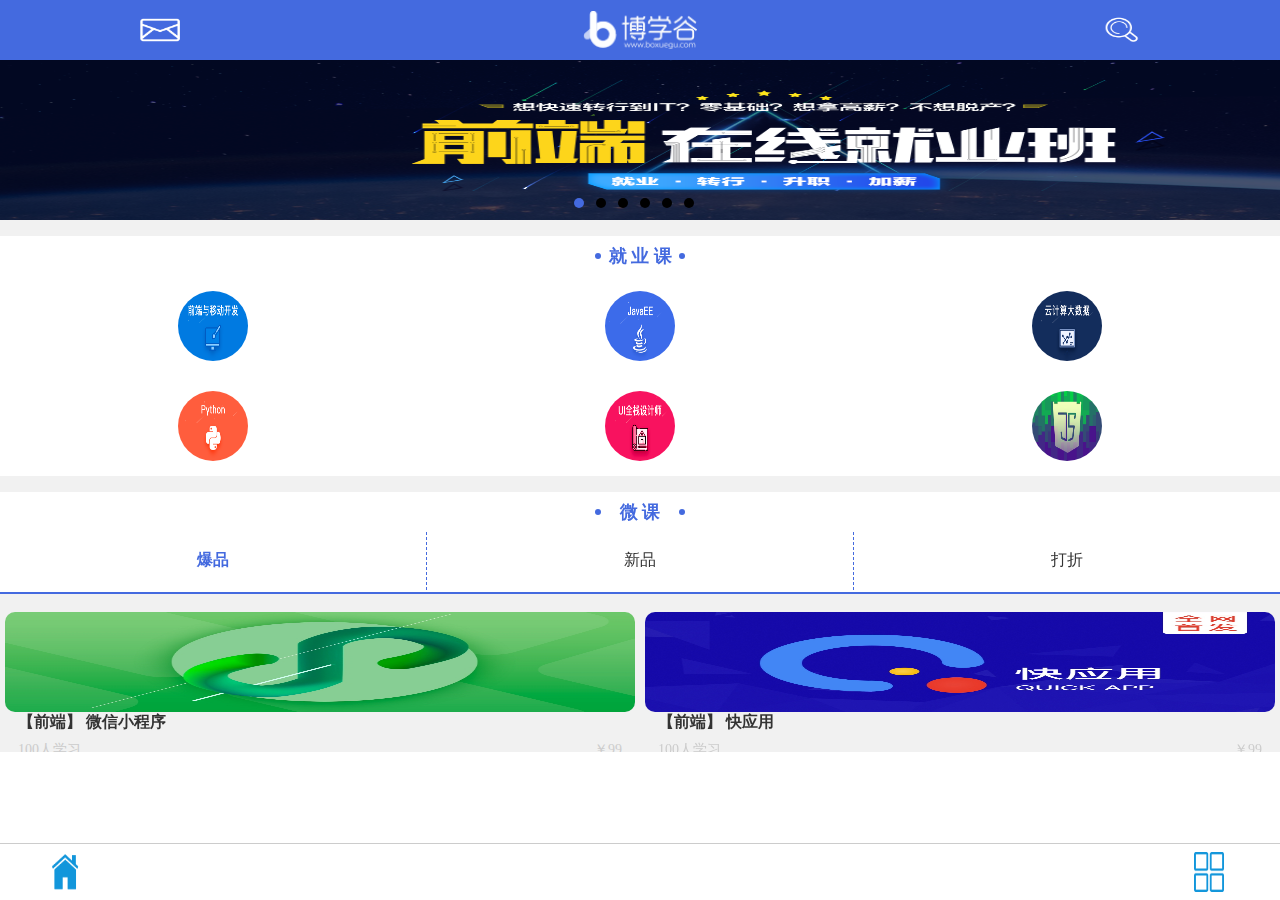
<file: index.html>
<!DOCTYPE html>
<html lang="en">

<head>
    <meta charset="UTF-8">
    <meta name="viewport" content="width=device-width, initial-scale=1.0">
    <meta http-equiv="X-UA-Compatible" content="ie=edge">
    <title>itcast</title>
    <link rel="stylesheet" href="./css/base.css">
    <link rel="stylesheet" href="./css/index.css">
    <script src="./js/iscroll.js"></script>
    <script src="./js/fastclick.js"></script>
</head>

<body>
    <!-- 头部导航栏 -->
    <div class="nav">
        <a href="javascript:;" class="nav-l"><img src="./images/邮件.png" alt=""></a>
        <a href="javascript:;" class="nav-m"><img src="./images/headerLogo.png" alt=""></a>
        <a href="javascript:;" class="nav-r"><img src="./images/search.png" alt=""></a>
    </div>

    <!-- 中部区域 -->
    <div class="mid_zone" id="mid">

        <div class="mid_wrap" >

            <!-- 轮播图 -->
            <div class="mid_tp">
                <ul class="turnPage">
                    <li><img src="./images/FE.png" alt=""></li>
                    <li><img src="./images/js.jpg" alt=""></li>
                    <li><img src="./images/quickAPP.jpg" alt=""></li>
                    <li><img src="./images/FE.png" alt=""></li>
                    <li><img src="./images/js.jpg" alt=""></li>
                    <li><img src="./images/quickAPP.jpg" alt=""></li>
                </ul>
                <ul class="indicator clearfix">
                </ul>
            </div>

            <!-- 就业科 -->
            <div class="mid_job">
                <p><span></span>就 业 课<span></span></p>
                <ul class="job_icon">
                    <li><a href="javascript:;"><img src="./images/fe-list.png" alt=""></a></li>
                    <li><a href="javascript:;"><img src="./images/java.png" alt=""></a></li>
                    <li><a href="javascript:;"><img src="./images/data.png" alt=""></a></li>
                    <li><a href="javascript:;"><img src="./images/python.png" alt=""></a></li>
                    <li><a href="javascript:;"><img src="./images/ui.png" alt=""></a></li>
                    <li><a href="javascript:;"><img src="./images/js.jpg" alt=""></a></li>
                </ul>
            </div>

            <!-- 微课 -->
            <div class="mid_sub">
                <p><span></span>微 课<span></span></p>
                <ul class="sale">
                    <li class="active">
                        爆品
                    </li>
                    <li>
                        新品
                    </li>
                    <li>
                        打折
                    </li>
                </ul>
                <div class="item_show">
                    <ul class="clearfix card">
                        <li>
                            <a href=""><img src="./images/wx.jpg" alt=""></a>
                            <p><span>【前端】</span> <span>微信小程序</span></p>
                            <div class="price">
                                <span>100人学习</span>
                                <span>￥99</span>
                            </div>
                        </li>
                        <li>
                            <a href=""><img src="./images/quickAPP.jpg" alt=""></a>
                            <p><span>【前端】</span> <span>快应用</span></p>
                            <div class="price">
                                <span>100人学习</span>
                                <span>￥99</span>
                            </div>
                        </li>
                        <li>
                            <a href=""><img src="./images/FE.png" alt=""></a>
                            <p><span>【前端】</span> <span>就业班</span></p>
                            <div class="price">
                                <span>100人学习</span>
                                <span>￥99</span>
                            </div>
                        </li>
                        <li>
                            <a href=""><img src="./images/wx.jpg" alt=""></a>
                            <p><span>【前端】</span> <span>微信小程序</span></p>
                            <div class="price">
                                <span>100人学习</span>
                                <span>￥99</span>
                            </div>
                        </li>
                        <li>
                            <a href=""><img src="./images/quickAPP.jpg" alt=""></a>
                            <p><span>【前端】</span> <span>快应用</span></p>
                            <div class="price">
                                <span>100人学习</span>
                                <span>￥99</span>
                            </div>
                        </li>
                        <li>
                            <a href=""><img src="./images/FE.png" alt=""></a>
                            <p><span>【前端】</span> <span>就业班</span></p>
                            <div class="price">
                                <span>100人学习</span>
                                <span>￥99</span>
                            </div>
                        </li>
                    </ul>
                </div>
            </div>
        </div>
    </div>

    <!-- 底部导航栏 -->
    <div class="nav_bottom">
        <a href="javascript:;"><img src="./images/home.png" alt=""></a>
        <a href="category.html"><img src="./images/分类.png" alt=""></a>
    </div>

    <script src="./js/index.js"></script>

</body>

</html>
</file>
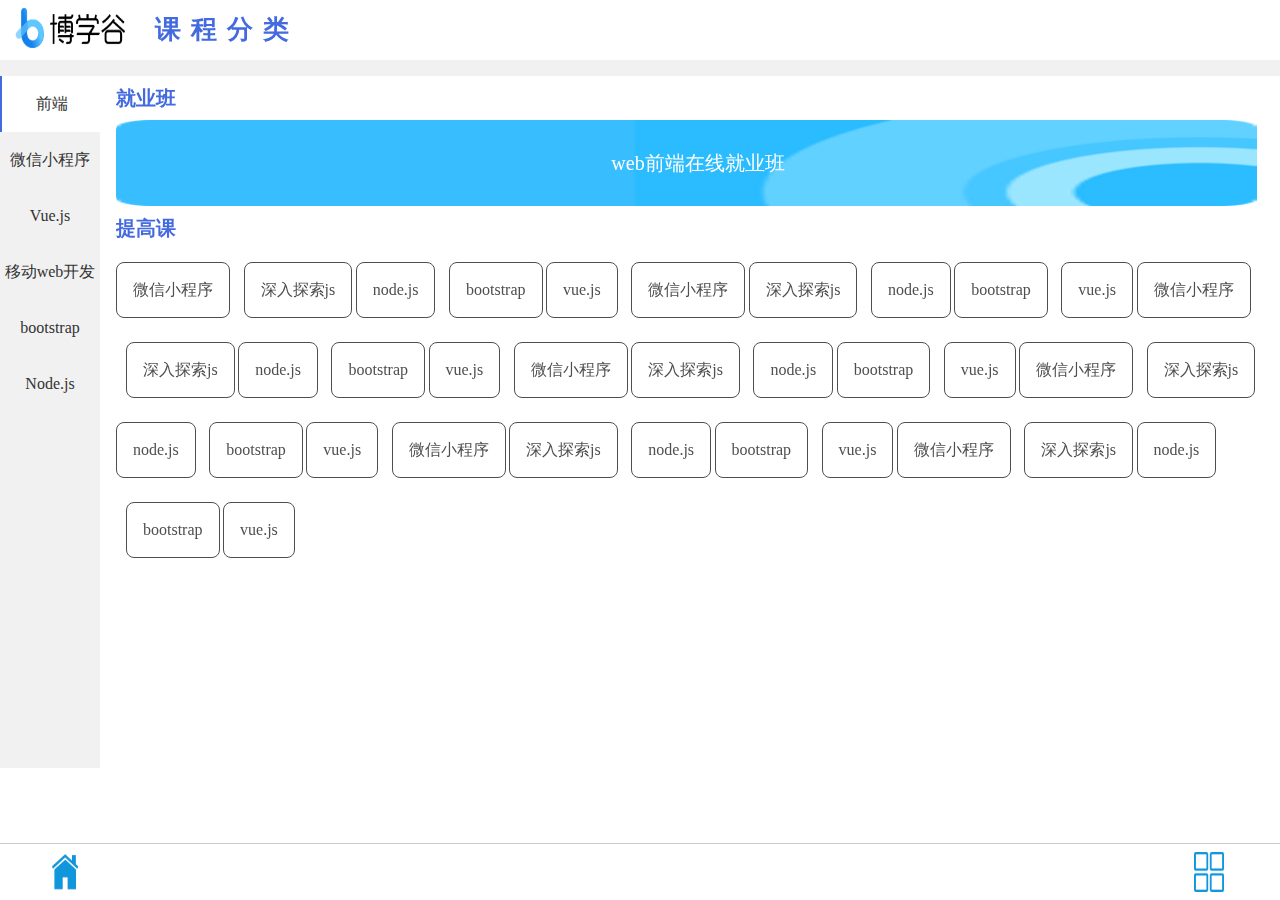
<file: category.html>
<!DOCTYPE html>
<html lang="en">

<head>
    <meta charset="UTF-8">
    <meta name="viewport" content="width=device-width, initial-scale=1.0">
    <meta http-equiv="X-UA-Compatible" content="ie=edge">
    <title>itcast2</title>
    <link rel="stylesheet" href="./css/base.css">
    <link rel="stylesheet" href="./css/category.css">
    <script src="./js/iscroll.js"></script>
    <script src="./js/fastclick.js"></script>
</head>

<body>

    <!-- 头部导航栏 -->
    <div class="top">
        <div class="top_logo">
            <img src="./images/logo.png" alt="">
        </div>
        <div class="top_title"> <p>课程分类</p> </div>
    </div>

    <!-- 中部展示区 -->
    <div class="mid">

        <!-- 中部左侧 -->
        <div class="mid_l">
            <ul class="mid_content">
                <li class="active">前端</li>
                <li>微信小程序</li>
                <li>Vue.js</li>
                <li>移动web开发</li>
                <li>bootstrap</li>
                <li>Node.js</li>
            </ul>
        </div>

        <!-- 中部右侧 -->
        <div class="mid_r" id="mid-right">
            <div class="mid_wrapper">

                <div class="mid_title">
                    <p>就业班</p>
                    <div class="ad">
                        <p>web前端在线就业班</p>
                    </div>
                </div>

                <div class="mid_title">
                    <p>提高课</p>
                    <ul class="item clearfix">
                        <li><a href="javascript:;">微信小程序</a></li>
                        <li><a href="javascript:;">深入探索js</a></li>
                        <li><a href="javascript:;">node.js</a></li>
                        <li><a href="javascript:;">bootstrap</a></li>
                        <li><a href="javascript:;">vue.js</a></li>
                        <li><a href="javascript:;">微信小程序</a></li>
                        <li><a href="javascript:;">深入探索js</a></li>
                        <li><a href="javascript:;">node.js</a></li>
                        <li><a href="javascript:;">bootstrap</a></li>
                        <li><a href="javascript:;">vue.js</a></li>
                        <li><a href="javascript:;">微信小程序</a></li>
                        <li><a href="javascript:;">深入探索js</a></li>
                        <li><a href="javascript:;">node.js</a></li>
                        <li><a href="javascript:;">bootstrap</a></li>
                        <li><a href="javascript:;">vue.js</a></li>
                        <li><a href="javascript:;">微信小程序</a></li>
                        <li><a href="javascript:;">深入探索js</a></li>
                        <li><a href="javascript:;">node.js</a></li>
                        <li><a href="javascript:;">bootstrap</a></li>
                        <li><a href="javascript:;">vue.js</a></li>
                        <li><a href="javascript:;">微信小程序</a></li>
                        <li><a href="javascript:;">深入探索js</a></li>
                        <li><a href="javascript:;">node.js</a></li>
                        <li><a href="javascript:;">bootstrap</a></li>
                        <li><a href="javascript:;">vue.js</a></li>
                        <li><a href="javascript:;">微信小程序</a></li>
                        <li><a href="javascript:;">深入探索js</a></li>
                        <li><a href="javascript:;">node.js</a></li>
                        <li><a href="javascript:;">bootstrap</a></li>
                        <li><a href="javascript:;">vue.js</a></li>
                        <li><a href="javascript:;">微信小程序</a></li>
                        <li><a href="javascript:;">深入探索js</a></li>
                        <li><a href="javascript:;">node.js</a></li>
                        <li><a href="javascript:;">bootstrap</a></li>
                        <li><a href="javascript:;">vue.js</a></li>
                    </ul>
                </div>

            </div>
        </div>

    </div>

    <!-- 底部导航栏 -->
    <div class="nav_bottom">
        <a href="./index.html"><img src="./images/home.png" alt=""></a>
        <a href="javascript:;"><img src="./images/分类.png" alt=""></a>
    </div>

    <script src="./js/category.js"></script>

</body>

</html>
</file>
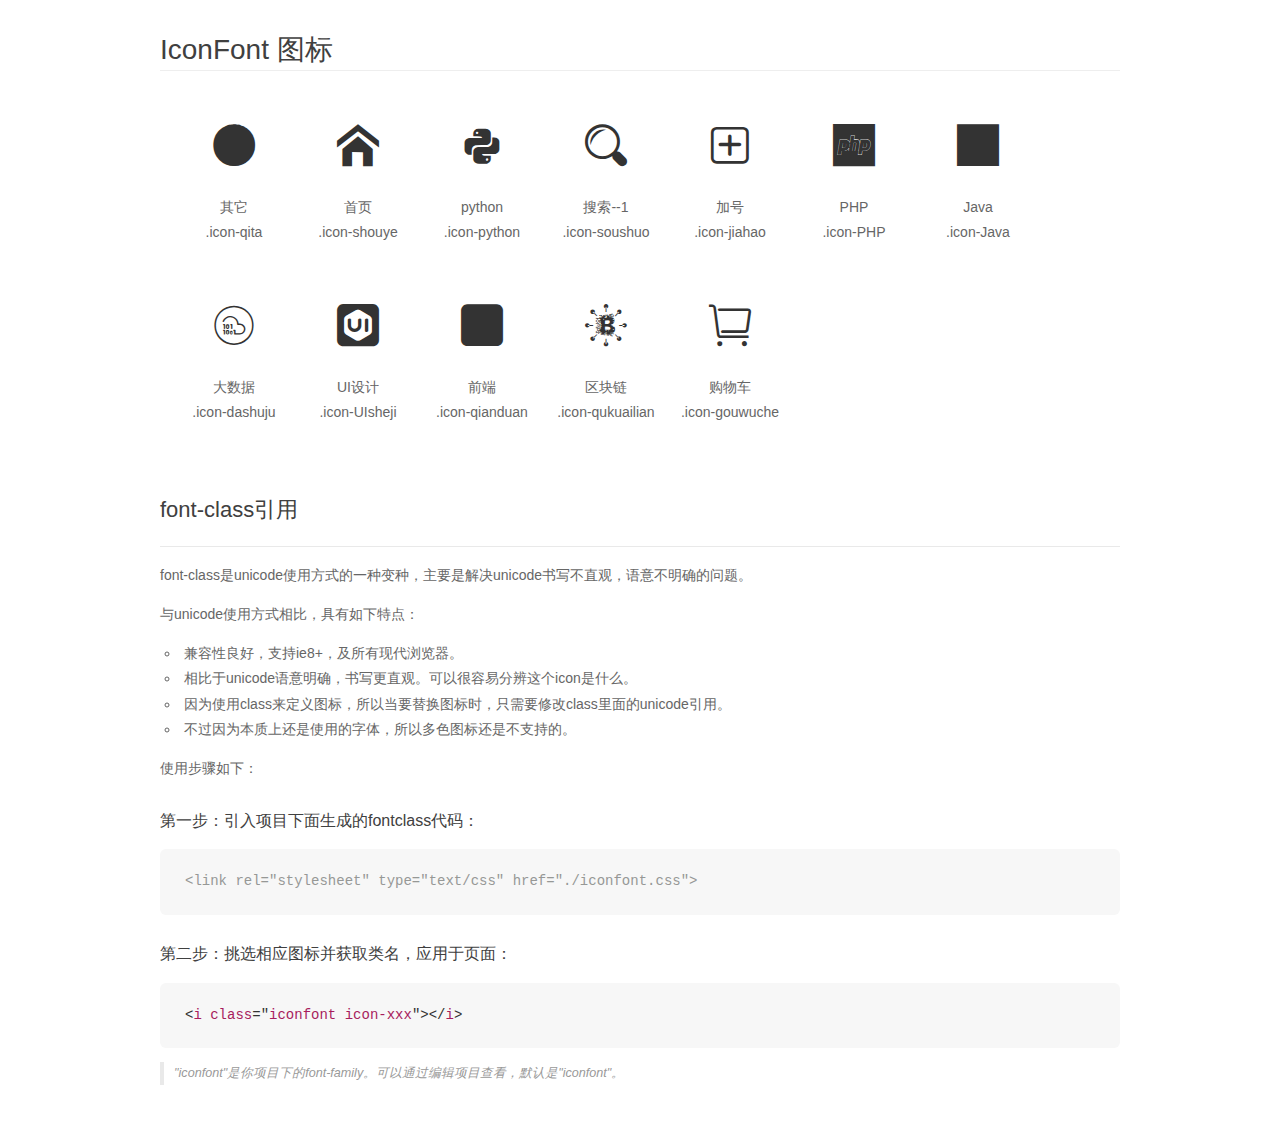
<file: css/font/demo_fontclass.html>
<!DOCTYPE html>
<html>
<head>
    <meta charset="utf-8"/>
    <title>IconFont</title>
    <link rel="stylesheet" href="demo.css">
    <link rel="stylesheet" href="iconfont.css">
</head>
<body>
    <div class="main markdown">
        <h1>IconFont 图标</h1>
        <ul class="icon_lists clear">
            
                <li>
                <i class="icon iconfont icon-qita"></i>
                    <div class="name">其它</div>
                    <div class="fontclass">.icon-qita</div>
                </li>
            
                <li>
                <i class="icon iconfont icon-shouye"></i>
                    <div class="name">首页</div>
                    <div class="fontclass">.icon-shouye</div>
                </li>
            
                <li>
                <i class="icon iconfont icon-python"></i>
                    <div class="name">python</div>
                    <div class="fontclass">.icon-python</div>
                </li>
            
                <li>
                <i class="icon iconfont icon-soushuo"></i>
                    <div class="name">搜索--1</div>
                    <div class="fontclass">.icon-soushuo</div>
                </li>
            
                <li>
                <i class="icon iconfont icon-jiahao"></i>
                    <div class="name">加号</div>
                    <div class="fontclass">.icon-jiahao</div>
                </li>
            
                <li>
                <i class="icon iconfont icon-PHP"></i>
                    <div class="name">PHP</div>
                    <div class="fontclass">.icon-PHP</div>
                </li>
            
                <li>
                <i class="icon iconfont icon-Java"></i>
                    <div class="name">Java</div>
                    <div class="fontclass">.icon-Java</div>
                </li>
            
                <li>
                <i class="icon iconfont icon-dashuju"></i>
                    <div class="name">大数据</div>
                    <div class="fontclass">.icon-dashuju</div>
                </li>
            
                <li>
                <i class="icon iconfont icon-UIsheji"></i>
                    <div class="name">UI设计</div>
                    <div class="fontclass">.icon-UIsheji</div>
                </li>
            
                <li>
                <i class="icon iconfont icon-qianduan"></i>
                    <div class="name">前端</div>
                    <div class="fontclass">.icon-qianduan</div>
                </li>
            
                <li>
                <i class="icon iconfont icon-qukuailian"></i>
                    <div class="name">区块链</div>
                    <div class="fontclass">.icon-qukuailian</div>
                </li>
            
                <li>
                <i class="icon iconfont icon-gouwuche"></i>
                    <div class="name"> 购物车</div>
                    <div class="fontclass">.icon-gouwuche</div>
                </li>
            
        </ul>

        <h2 id="font-class-">font-class引用</h2>
        <hr>

        <p>font-class是unicode使用方式的一种变种，主要是解决unicode书写不直观，语意不明确的问题。</p>
        <p>与unicode使用方式相比，具有如下特点：</p>
        <ul>
        <li>兼容性良好，支持ie8+，及所有现代浏览器。</li>
        <li>相比于unicode语意明确，书写更直观。可以很容易分辨这个icon是什么。</li>
        <li>因为使用class来定义图标，所以当要替换图标时，只需要修改class里面的unicode引用。</li>
        <li>不过因为本质上还是使用的字体，所以多色图标还是不支持的。</li>
        </ul>
        <p>使用步骤如下：</p>
        <h3 id="-fontclass-">第一步：引入项目下面生成的fontclass代码：</h3>


        <pre><code class="lang-js hljs javascript"><span class="hljs-comment">&lt;link rel="stylesheet" type="text/css" href="./iconfont.css"&gt;</span></code></pre>
        <h3 id="-">第二步：挑选相应图标并获取类名，应用于页面：</h3>
        <pre><code class="lang-css hljs">&lt;<span class="hljs-selector-tag">i</span> <span class="hljs-selector-tag">class</span>="<span class="hljs-selector-tag">iconfont</span> <span class="hljs-selector-tag">icon-xxx</span>"&gt;&lt;/<span class="hljs-selector-tag">i</span>&gt;</code></pre>
        <blockquote>
        <p>"iconfont"是你项目下的font-family。可以通过编辑项目查看，默认是"iconfont"。</p>
        </blockquote>
    </div>
</body>
</html>
</file>
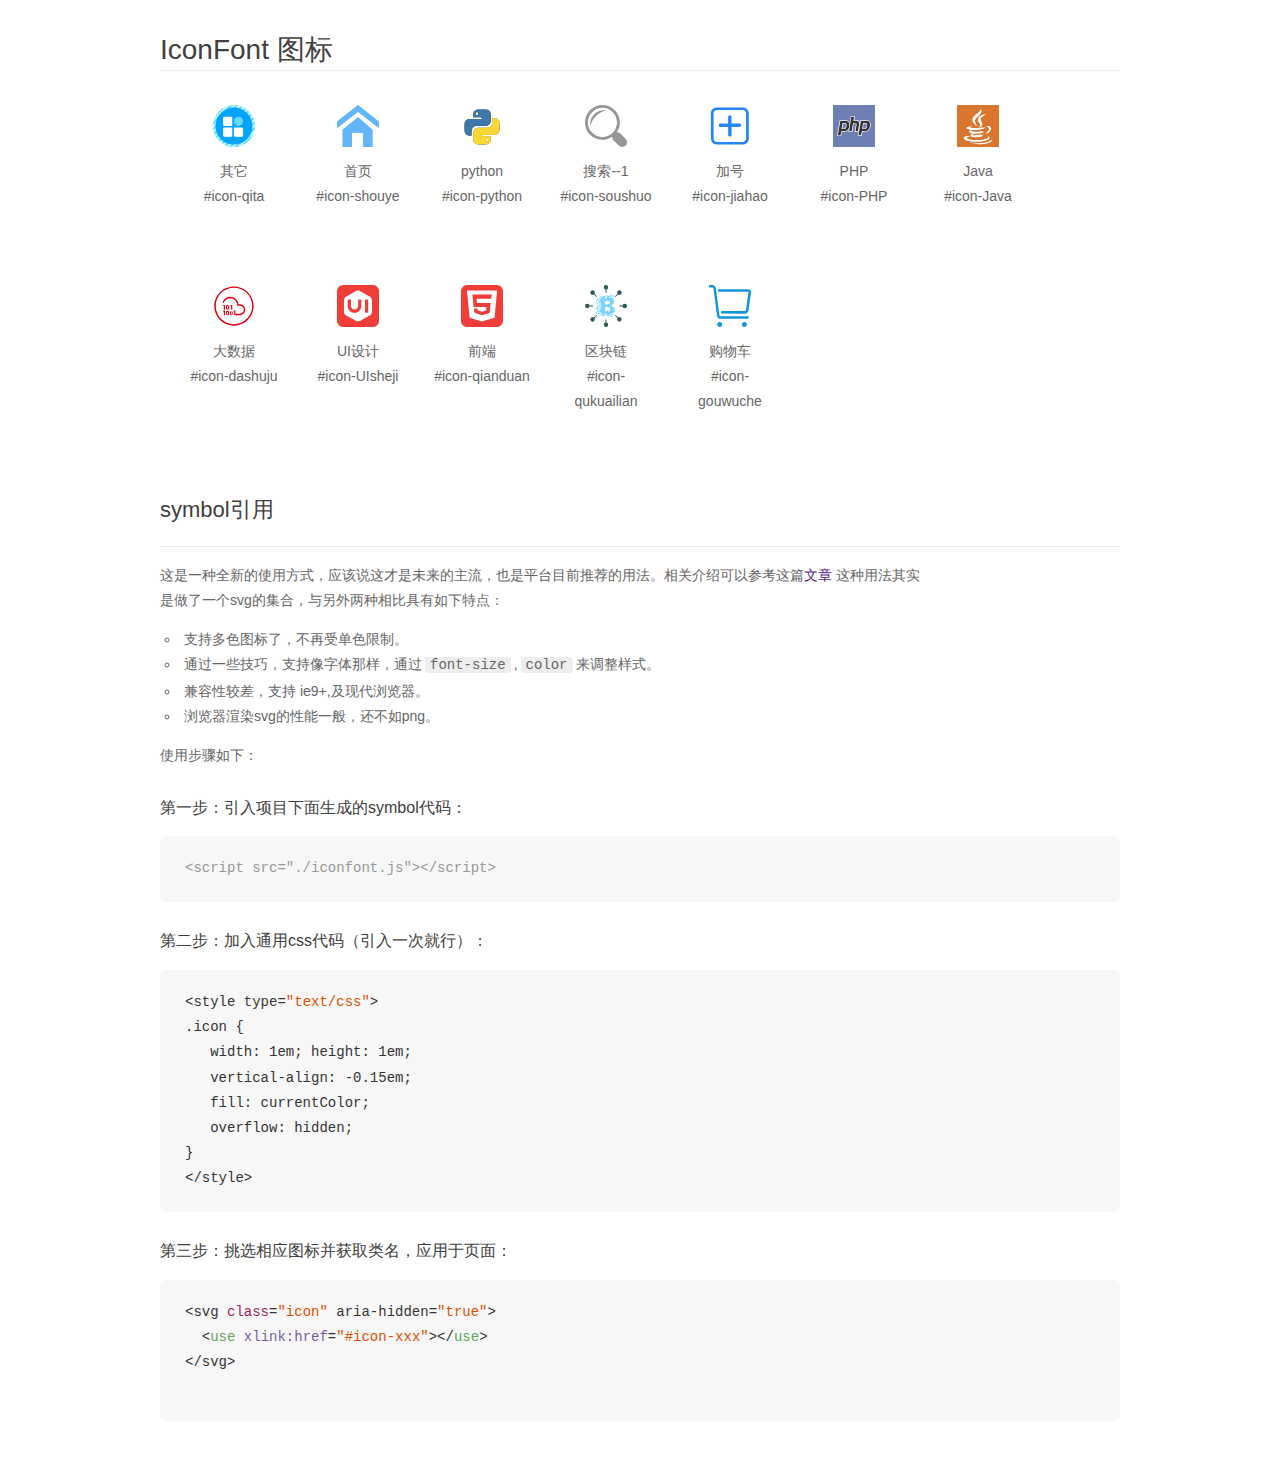
<file: css/font/demo_symbol.html>
<!DOCTYPE html>
<html>
<head>
    <meta charset="utf-8"/>
    <title>IconFont</title>
    <link rel="stylesheet" href="demo.css">
    <script src="iconfont.js"></script>

    <style type="text/css">
        .icon {
          /* 通过设置 font-size 来改变图标大小 */
          width: 1em; height: 1em;
          /* 图标和文字相邻时，垂直对齐 */
          vertical-align: -0.15em;
          /* 通过设置 color 来改变 SVG 的颜色/fill */
          fill: currentColor;
          /* path 和 stroke 溢出 viewBox 部分在 IE 下会显示
             normalize.css 中也包含这行 */
          overflow: hidden;
        }

    </style>
</head>
<body>
    <div class="main markdown">
        <h1>IconFont 图标</h1>
        <ul class="icon_lists clear">
            
                <li>
                    <svg class="icon" aria-hidden="true">
                        <use xlink:href="#icon-qita"></use>
                    </svg>
                    <div class="name">其它</div>
                    <div class="fontclass">#icon-qita</div>
                </li>
            
                <li>
                    <svg class="icon" aria-hidden="true">
                        <use xlink:href="#icon-shouye"></use>
                    </svg>
                    <div class="name">首页</div>
                    <div class="fontclass">#icon-shouye</div>
                </li>
            
                <li>
                    <svg class="icon" aria-hidden="true">
                        <use xlink:href="#icon-python"></use>
                    </svg>
                    <div class="name">python</div>
                    <div class="fontclass">#icon-python</div>
                </li>
            
                <li>
                    <svg class="icon" aria-hidden="true">
                        <use xlink:href="#icon-soushuo"></use>
                    </svg>
                    <div class="name">搜索--1</div>
                    <div class="fontclass">#icon-soushuo</div>
                </li>
            
                <li>
                    <svg class="icon" aria-hidden="true">
                        <use xlink:href="#icon-jiahao"></use>
                    </svg>
                    <div class="name">加号</div>
                    <div class="fontclass">#icon-jiahao</div>
                </li>
            
                <li>
                    <svg class="icon" aria-hidden="true">
                        <use xlink:href="#icon-PHP"></use>
                    </svg>
                    <div class="name">PHP</div>
                    <div class="fontclass">#icon-PHP</div>
                </li>
            
                <li>
                    <svg class="icon" aria-hidden="true">
                        <use xlink:href="#icon-Java"></use>
                    </svg>
                    <div class="name">Java</div>
                    <div class="fontclass">#icon-Java</div>
                </li>
            
                <li>
                    <svg class="icon" aria-hidden="true">
                        <use xlink:href="#icon-dashuju"></use>
                    </svg>
                    <div class="name">大数据</div>
                    <div class="fontclass">#icon-dashuju</div>
                </li>
            
                <li>
                    <svg class="icon" aria-hidden="true">
                        <use xlink:href="#icon-UIsheji"></use>
                    </svg>
                    <div class="name">UI设计</div>
                    <div class="fontclass">#icon-UIsheji</div>
                </li>
            
                <li>
                    <svg class="icon" aria-hidden="true">
                        <use xlink:href="#icon-qianduan"></use>
                    </svg>
                    <div class="name">前端</div>
                    <div class="fontclass">#icon-qianduan</div>
                </li>
            
                <li>
                    <svg class="icon" aria-hidden="true">
                        <use xlink:href="#icon-qukuailian"></use>
                    </svg>
                    <div class="name">区块链</div>
                    <div class="fontclass">#icon-qukuailian</div>
                </li>
            
                <li>
                    <svg class="icon" aria-hidden="true">
                        <use xlink:href="#icon-gouwuche"></use>
                    </svg>
                    <div class="name"> 购物车</div>
                    <div class="fontclass">#icon-gouwuche</div>
                </li>
            
        </ul>


        <h2 id="symbol-">symbol引用</h2>
        <hr>

        <p>这是一种全新的使用方式，应该说这才是未来的主流，也是平台目前推荐的用法。相关介绍可以参考这篇<a href="">文章</a>
        这种用法其实是做了一个svg的集合，与另外两种相比具有如下特点：</p>
        <ul>
          <li>支持多色图标了，不再受单色限制。</li>
          <li>通过一些技巧，支持像字体那样，通过<code>font-size</code>,<code>color</code>来调整样式。</li>
          <li>兼容性较差，支持 ie9+,及现代浏览器。</li>
          <li>浏览器渲染svg的性能一般，还不如png。</li>
        </ul>
        <p>使用步骤如下：</p>
        <h3 id="-symbol-">第一步：引入项目下面生成的symbol代码：</h3>
        <pre><code class="lang-js hljs javascript"><span class="hljs-comment">&lt;script src="./iconfont.js"&gt;&lt;/script&gt;</span></code></pre>
        <h3 id="-css-">第二步：加入通用css代码（引入一次就行）：</h3>
        <pre><code class="lang-js hljs javascript">&lt;style type=<span class="hljs-string">"text/css"</span>&gt;
.icon {
   width: <span class="hljs-number">1</span>em; height: <span class="hljs-number">1</span>em;
   vertical-align: <span class="hljs-number">-0.15</span>em;
   fill: currentColor;
   overflow: hidden;
}
&lt;<span class="hljs-regexp">/style&gt;</span></code></pre>
        <h3 id="-">第三步：挑选相应图标并获取类名，应用于页面：</h3>
        <pre><code class="lang-js hljs javascript">&lt;svg <span class="hljs-class"><span class="hljs-keyword">class</span></span>=<span class="hljs-string">"icon"</span> aria-hidden=<span class="hljs-string">"true"</span>&gt;<span class="xml"><span class="hljs-tag">
  &lt;<span class="hljs-name">use</span> <span class="hljs-attr">xlink:href</span>=<span class="hljs-string">"#icon-xxx"</span>&gt;</span><span class="hljs-tag">&lt;/<span class="hljs-name">use</span>&gt;</span>
</span>&lt;<span class="hljs-regexp">/svg&gt;
        </span></code></pre>
    </div>
</body>
</html>
</file>
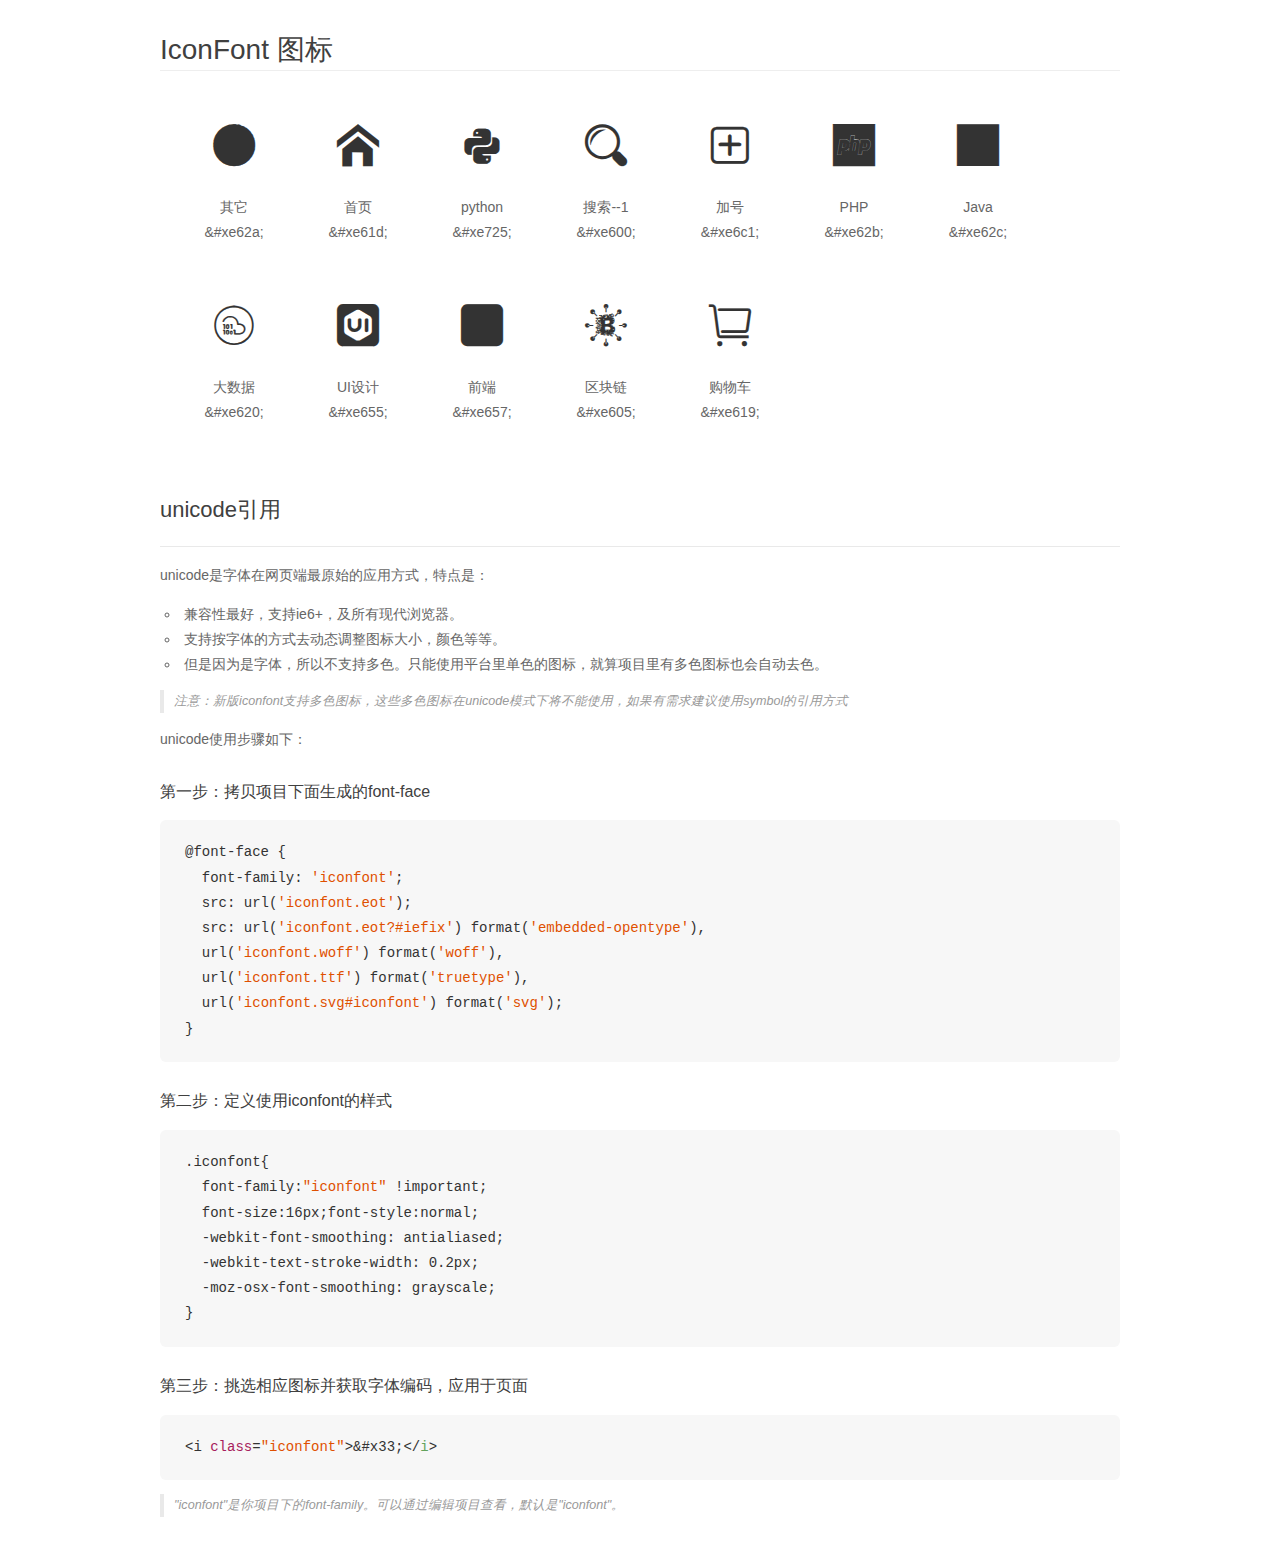
<file: css/font/demo_unicode.html>
<!DOCTYPE html>
<html>
<head>
    <meta charset="utf-8"/>
    <title>IconFont</title>
    <link rel="stylesheet" href="demo.css">

    <style type="text/css">

        @font-face {font-family: "iconfont";
          src: url('iconfont.eot'); /* IE9*/
          src: url('iconfont.eot#iefix') format('embedded-opentype'), /* IE6-IE8 */
          url('iconfont.woff') format('woff'), /* chrome, firefox */
          url('iconfont.ttf') format('truetype'), /* chrome, firefox, opera, Safari, Android, iOS 4.2+*/
          url('iconfont.svg#iconfont') format('svg'); /* iOS 4.1- */
        }

        .iconfont {
          font-family:"iconfont" !important;
          font-size:16px;
          font-style:normal;
          -webkit-font-smoothing: antialiased;
          -webkit-text-stroke-width: 0.2px;
          -moz-osx-font-smoothing: grayscale;
        }

    </style>
</head>
<body>
    <div class="main markdown">
        <h1>IconFont 图标</h1>
        <ul class="icon_lists clear">
            
                <li>
                <i class="icon iconfont">&#xe62a;</i>
                    <div class="name">其它</div>
                    <div class="code">&amp;#xe62a;</div>
                </li>
            
                <li>
                <i class="icon iconfont">&#xe61d;</i>
                    <div class="name">首页</div>
                    <div class="code">&amp;#xe61d;</div>
                </li>
            
                <li>
                <i class="icon iconfont">&#xe725;</i>
                    <div class="name">python</div>
                    <div class="code">&amp;#xe725;</div>
                </li>
            
                <li>
                <i class="icon iconfont">&#xe600;</i>
                    <div class="name">搜索--1</div>
                    <div class="code">&amp;#xe600;</div>
                </li>
            
                <li>
                <i class="icon iconfont">&#xe6c1;</i>
                    <div class="name">加号</div>
                    <div class="code">&amp;#xe6c1;</div>
                </li>
            
                <li>
                <i class="icon iconfont">&#xe62b;</i>
                    <div class="name">PHP</div>
                    <div class="code">&amp;#xe62b;</div>
                </li>
            
                <li>
                <i class="icon iconfont">&#xe62c;</i>
                    <div class="name">Java</div>
                    <div class="code">&amp;#xe62c;</div>
                </li>
            
                <li>
                <i class="icon iconfont">&#xe620;</i>
                    <div class="name">大数据</div>
                    <div class="code">&amp;#xe620;</div>
                </li>
            
                <li>
                <i class="icon iconfont">&#xe655;</i>
                    <div class="name">UI设计</div>
                    <div class="code">&amp;#xe655;</div>
                </li>
            
                <li>
                <i class="icon iconfont">&#xe657;</i>
                    <div class="name">前端</div>
                    <div class="code">&amp;#xe657;</div>
                </li>
            
                <li>
                <i class="icon iconfont">&#xe605;</i>
                    <div class="name">区块链</div>
                    <div class="code">&amp;#xe605;</div>
                </li>
            
                <li>
                <i class="icon iconfont">&#xe619;</i>
                    <div class="name"> 购物车</div>
                    <div class="code">&amp;#xe619;</div>
                </li>
            
        </ul>
        <h2 id="unicode-">unicode引用</h2>
        <hr>

        <p>unicode是字体在网页端最原始的应用方式，特点是：</p>
        <ul>
        <li>兼容性最好，支持ie6+，及所有现代浏览器。</li>
        <li>支持按字体的方式去动态调整图标大小，颜色等等。</li>
        <li>但是因为是字体，所以不支持多色。只能使用平台里单色的图标，就算项目里有多色图标也会自动去色。</li>
        </ul>
        <blockquote>
        <p>注意：新版iconfont支持多色图标，这些多色图标在unicode模式下将不能使用，如果有需求建议使用symbol的引用方式</p>
        </blockquote>
        <p>unicode使用步骤如下：</p>
        <h3 id="-font-face">第一步：拷贝项目下面生成的font-face</h3>
        <pre><code class="lang-js hljs javascript">@font-face {
  font-family: <span class="hljs-string">'iconfont'</span>;
  src: url(<span class="hljs-string">'iconfont.eot'</span>);
  src: url(<span class="hljs-string">'iconfont.eot?#iefix'</span>) format(<span class="hljs-string">'embedded-opentype'</span>),
  url(<span class="hljs-string">'iconfont.woff'</span>) format(<span class="hljs-string">'woff'</span>),
  url(<span class="hljs-string">'iconfont.ttf'</span>) format(<span class="hljs-string">'truetype'</span>),
  url(<span class="hljs-string">'iconfont.svg#iconfont'</span>) format(<span class="hljs-string">'svg'</span>);
}
</code></pre>
        <h3 id="-iconfont-">第二步：定义使用iconfont的样式</h3>
        <pre><code class="lang-js hljs javascript">.iconfont{
  font-family:<span class="hljs-string">"iconfont"</span> !important;
  font-size:<span class="hljs-number">16</span>px;font-style:normal;
  -webkit-font-smoothing: antialiased;
  -webkit-text-stroke-width: <span class="hljs-number">0.2</span>px;
  -moz-osx-font-smoothing: grayscale;
}
</code></pre>
        <h3 id="-">第三步：挑选相应图标并获取字体编码，应用于页面</h3>
        <pre><code class="lang-js hljs javascript">&lt;i <span class="hljs-class"><span class="hljs-keyword">class</span></span>=<span class="hljs-string">"iconfont"</span>&gt;&amp;#x33;<span class="xml"><span class="hljs-tag">&lt;/<span class="hljs-name">i</span>&gt;</span></span></code></pre>

        <blockquote>
        <p>"iconfont"是你项目下的font-family。可以通过编辑项目查看，默认是"iconfont"。</p>
        </blockquote>
    </div>


</body>
</html>
</file>
<file: css/base.css>
body,
div,
dl,
dt,
dd,
ul,
ol,
li,
h1,
h2,
h3,
h4,
h5,
h6,
pre,
code,
form,
fieldset,
legend,
input,
textarea,
p,
blockquote,
th,
td,
hr,
button,
article,
aside,
details,
figcaption,
figure,
footer,
header,
hgroup,
menu,
nav,
section {
    margin: 0;
    padding: 0;
}

body {
    font-size: 14px;
    color: #333;
    font-family: "MicroSoft YaHei", "sans-serif";
}

ul,
ol {
    list-style: none;
}

a {
    text-decoration: none;
    color: #333;
}

a:hover {
    color: #333;
}

input {
    outline: none;
    border: none;
    border: 1px solid #ccc;
}

input,
textarea {
    border: none;
    outline: none;
    resize: none;
    -webkit-appearance: none;
}

.f-l {
    float: left;
}

.f-r {
    float: right;
}

.clearfix::after,
.clearfix::before {
    content: ".";
    line-height: 0;
    height: 0;
    display: block;
    visibility: hidden;
    clear: both;
}

html {
    font-size: 50px;
    -webkit-tap-highlight-color: transparent;
    height: 100%;
    min-width: 320px;
    overflow-x: hidden;
}

body {
    font-family: "microsoft yahei";
    font-size: .28em;
    line-height: 1;
    color: #333;
    background-color: #f1f1f1;
}

.container {
    width: 100%;
    height: 100%;
    max-width: 640px;
    min-width: 320px;
    margin: 0 auto;
}

* {
    margin: 0;
    padding: 0;
}

body {
    background-color: #fff;
    overflow: hidden;
}
</file>
<file: css/index.css>
/* 头部导航栏 */
.nav {
    width: 100%;
    height: 60px;
    position: fixed;
    top: 0;
    left: 0;
    background-color: #446adf;
    display: flex;
    z-index: 3;
}

.nav .nav-l,
.nav .nav-r,
.nav .nav-m {
    float: left;
    display: block;
    height: 100%;
    width: 20%;
    line-height: 60px;
    display: flex;
    justify-content: center;
    align-items: center;
    flex: 1;
}

.nav a.nav-m {
    flex: 2;
    width: 60%;
}

.nav > a img {
    height: 30px;
    width: 40px;
}

.nav > a:nth-of-type(2) img {
    width: 114px;
    height: 38px;
}

/* 中部区域 */
.mid_zone {
    height: 692px;
    width: 100%;
    overflow: hidden;
    padding-top: 60px;
}

.mid_job > p,
.mid_sub > p {
    height: 40px;
    width: 100%;
    border-top: 16px solid #f1f1f1;
    text-align: center;
    line-height: 40px;
    font-size: 18px;
    font-weight: bold;
    color: #446adf;
    position: relative;
}

.mid_job > p > span,
.mid_sub > p > span {
    display: block;
    position: absolute;
    height: 6px;
    width: 6px;
    border-radius: 50%;
    background-color: #446adf;
    top: 17px;
    left: 50%;
    transform-origin: center center;
}

.mid_job > p > span:first-of-type,
.mid_sub > p > span:first-of-type {
    transform: translateX(39px);
}

.mid_job p > span:nth-of-type(2),
.mid_sub p > span:nth-of-type(2) {
    transform: translateX(-45px);
}

.job_icon {
    height: 200px;
}

.job_icon li {
    height: 50%;
    width: 33.333%;
    float: left;
    line-height: 100px;
    text-align: center;
}

.job_icon li a {
    display: block;
    height: 70px;
    width: 70px;
    border-radius: 50%;
    overflow: hidden;
    margin: 15px auto;
}

.job_icon li a img {
    height: 70px;
    width: 70px;
}

/* 买卖区域 */
.mid_sub .sale {
    height: 58px;
    width: 100%;
    padding-bottom: 2px;
    border-bottom: 2px solid #446adf;
    display: flex;
}

.sale li {
    height: 100%;
    flex: 1;
    line-height: 56px;
    text-align: center;
    font-size: 16px;
    font-weight: 400;
    border-right: 1px dashed #446adf;
}

.sale li:last-of-type {
    border: none;
}

.sale li.active {
    color: #446adf;
    font-weight: 600;
}


/* 微课区域 */
.item_show {
    width: 100%;
    height: 510px;
    background-color: #f1f1f1;
}

.item_show ul {
    height: 100%;
    width: 100%;
}

.item_show ul li {
    width: 50%;
    height: 170px;
    float: left;
}

.item_show ul li > a {
    display: block;
    height: 100px;
    margin: 18px 5px;
    margin-bottom: 2px;
    border-radius: 10px;
    overflow: hidden;
}

.item_show ul li > a > img {
    height: 100%;
    width: 100%;
}

.item_show ul li > p {
    width: 100%;
    padding-left: 18px;
}

.item_show ul li > p > span {
    font-weight: bolder;
    font-size: 16px;
}

.price {
    width: 100%;
    height: 40px;
    line-height: 40px;
    color: #ccc;
}

.price span:first-of-type {
    float: left;
    margin-left: 18px;
}

.price span:last-of-type {
    float: right;
    margin-right: 18px;
}

/* 轮播图区 */
.mid_tp {
    width: 100%;
    height: 160px;
    overflow: hidden;
    position: relative;
}

.mid_tp .turnPage {
    position: absolute;
    height: 100%;
    top: 0;
    left: -100%;
}

.mid_tp .turnPage li {
    height: 100%;
    float: left;
}

.mid_tp .turnPage li img {
    height: 100%;
    width: 100%;
}

.indicator {
    position: absolute;
    bottom: 12px;
    height: 10px;
    left: 50%;
    transform: translateX(-50%);
}

.indicator li {
    height: 10px;
    width: 10px;
    border-radius: 50%;
    float: left;
    margin-right: 12px;
    background-color: #000;
}

.indicator li.active {
    background-color: #446adf;
}

/* 底部导航栏 */
.nav_bottom {
    width: 100%;
    height: 56px;
    position: fixed;
    bottom: 0;
    left: 0;
    background-color: #fff;
    border-top: 1px solid #ccc;
}

.nav_bottom > a:first-of-type {
    height: 100%;
    width: 36px;
    float: left;
    margin-left: 50px;
}

.nav_bottom > a:last-of-type {
    height: 100%;
    width: 36px;
    float: right;
    margin-right: 50px;
}

.nav_bottom > a img {
    height: 40px;
    width: 30px;
    margin: 8px auto;
}
</file>
<file: css/category.css>
/* 顶部 */
.top {
    height: 60px;
    width: 100%;
    position: fixed;
    border-bottom: 16px solid #f1f1f1;
    top: 0;
    left: 0;
}

.top_logo {
    height: 100%;
    width: 140px;
    float: left;
    text-align: center;
    margin-top: 8px;
}

.top_logo img {
    height: 40px;
    width: 110px;
}

.top_title {
    margin-left: 140px;
    height: 100%;
}

.top_title > p {
    height: 100%;
    line-height: 60px;
    font-size: 26px;
    letter-spacing: 10px;
    color: #446adf;
    font-weight: bold;
    padding-left: 15px;
}

/* 中间区域 */
.mid {
    width: 100%;
    height: 692px;
    padding-top: 76px;
}

.mid_l {
    width: 100px;
    height: 100%;
    background-color: #f1f1f1;
    float: left;
}

.mid_r {
    height: 100%;
    margin-left: 116px;
    overflow: hidden;
}

.mid-r .mid_wrapper {
    width: 100%;
    height: 100%;
}

.mid_wrapper .mid_title {
    width: 100%;
}

 p.library {
    margin-top: 20px;
    border: 1px solid lightgreen;
    height: 40px;
    width: 160px;
    line-height: 40px;
    font-size: 20px;
    color: lightgreen;
    text-align: center;
}

.mid_title > p {
    width: 100%;
    height: 44px;
    line-height: 44px;
    font-size: 20px;
    font-weight: bold;
    color: #446adf;
}

.mid_title > .ad {
    width: 100%;
    height: 86px;
    background-image: url(../images/web_fe.png);
    background-repeat: no-repeat;
    background-size: 98% 100%;
    border-radius: 10px;
    overflow: hidden;
}

.mid_title > .ad > p {
    font-size: 20px;
    color: #fff;
    margin: 33px auto;
    text-align: center;
}

.mid_title > ul > li {
    height: 60px;
    display: inline-block;
    margin: 10px 0;
}

.mid_title > ul > li:nth-of-type(2n){
    margin-left: 10px;
}

.mid_title > ul > li > a {
    height: 34px;
    line-height: 34px;
    font-size: 16px;
    display: block;
    text-align: center;
    color: #504f4f;
    border: 1px solid #504f4f;
    padding: 10px 16px;
    border-radius: 8px;
    margin-top: 2px;
}

.mid_l > ul > li {
    height: 56px;
    width: 100%;
    text-align: center;
    line-height: 56px;
    font-size: 16px;
}

.mid_l > ul > li.active {
    background-color: #fff;
    border-left: 2px solid #446adf;
}

/* 底部导航栏 */
.nav_bottom {
    width: 100%;
    height: 56px;
    position: fixed;
    bottom: 0;
    left: 0;
    background-color: #fff;
    border-top: 1px solid #ccc;
}

.nav_bottom > a:first-of-type {
    display: block;
    height: 100%;
    width: 36px;
    float: left;
    margin-left: 50px;
}

.nav_bottom > a:last-of-type {
    display: block;
    height: 100%;
    width: 36px;
    float: right;
    margin-right: 50px;
}

.nav_bottom > a img {
    height: 40px;
    width: 30px;
    margin: 8px auto;
}
</file>
<file: css/font/iconfont.css>
@font-face {font-family: "iconfont";
  src: url('iconfont.eot?t=1528775927718'); /* IE9*/
  src: url('iconfont.eot?t=1528775927718#iefix') format('embedded-opentype'), /* IE6-IE8 */
  url('[data-uri]') format('woff'),
  url('iconfont.ttf?t=1528775927718') format('truetype'), /* chrome, firefox, opera, Safari, Android, iOS 4.2+*/
  url('iconfont.svg?t=1528775927718#iconfont') format('svg'); /* iOS 4.1- */
}

.iconfont {
  font-family:"iconfont" !important;
  font-size:16px;
  font-style:normal;
  -webkit-font-smoothing: antialiased;
  -moz-osx-font-smoothing: grayscale;
}

.icon-qita:before { content: "\e62a"; }

.icon-shouye:before { content: "\e61d"; }

.icon-python:before { content: "\e725"; }

.icon-soushuo:before { content: "\e600"; }

.icon-jiahao:before { content: "\e6c1"; }

.icon-PHP:before { content: "\e62b"; }

.icon-Java:before { content: "\e62c"; }

.icon-dashuju:before { content: "\e620"; }

.icon-UIsheji:before { content: "\e655"; }

.icon-qianduan:before { content: "\e657"; }

.icon-qukuailian:before { content: "\e605"; }

.icon-gouwuche:before { content: "\e619"; }
</file>
<file: css/font/demo.css>
*{margin: 0;padding: 0;list-style: none;}
/*
KISSY CSS Reset
理念：1. reset 的目的不是清除浏览器的默认样式，这仅是部分工作。清除和重置是紧密不可分的。
2. reset 的目的不是让默认样式在所有浏览器下一致，而是减少默认样式有可能带来的问题。
3. reset 期望提供一套普适通用的基础样式。但没有银弹，推荐根据具体需求，裁剪和修改后再使用。
特色：1. 适应中文；2. 基于最新主流浏览器。
维护：玉伯<lifesinger@gmail.com>, 正淳<ragecarrier@gmail.com>
 */

/** 清除内外边距 **/
body, h1, h2, h3, h4, h5, h6, hr, p, blockquote, /* structural elements 结构元素 */
dl, dt, dd, ul, ol, li, /* list elements 列表元素 */
pre, /* text formatting elements 文本格式元素 */
form, fieldset, legend, button, input, textarea, /* form elements 表单元素 */
th, td /* table elements 表格元素 */ {
  margin: 0;
  padding: 0;
}

/** 设置默认字体 **/
body,
button, input, select, textarea /* for ie */ {
  font: 12px/1.5 tahoma, arial, \5b8b\4f53, sans-serif;
}
h1, h2, h3, h4, h5, h6 { font-size: 100%; }
address, cite, dfn, em, var { font-style: normal; } /* 将斜体扶正 */
code, kbd, pre, samp { font-family: courier new, courier, monospace; } /* 统一等宽字体 */
small { font-size: 12px; } /* 小于 12px 的中文很难阅读，让 small 正常化 */

/** 重置列表元素 **/
ul, ol { list-style: none; }

/** 重置文本格式元素 **/
a { text-decoration: none; }
a:hover { text-decoration: underline; }


/** 重置表单元素 **/
legend { color: #000; } /* for ie6 */
fieldset, img { border: 0; } /* img 搭车：让链接里的 img 无边框 */
button, input, select, textarea { font-size: 100%; } /* 使得表单元素在 ie 下能继承字体大小 */
/* 注：optgroup 无法扶正 */

/** 重置表格元素 **/
table { border-collapse: collapse; border-spacing: 0; }

/* 清除浮动 */
.ks-clear:after, .clear:after {
  content: '\20';
  display: block;
  height: 0;
  clear: both;
}
.ks-clear, .clear {
  *zoom: 1;
}

.main {
  padding: 30px 100px;
width: 960px;
margin: 0 auto;
}
.main h1{font-size:36px; color:#333; text-align:left;margin-bottom:30px; border-bottom: 1px solid #eee;}

.helps{margin-top:40px;}
.helps pre{
  padding:20px;
  margin:10px 0;
  border:solid 1px #e7e1cd;
  background-color: #fffdef;
  overflow: auto;
}

.icon_lists{
  width: 100% !important;

}

.icon_lists li{
  float:left;
  width: 100px;
  height:180px;
  text-align: center;
  list-style: none !important;
}
.icon_lists .icon{
  font-size: 42px;
  line-height: 100px;
  margin: 10px 0;
  color:#333;
  -webkit-transition: font-size 0.25s ease-out 0s;
  -moz-transition: font-size 0.25s ease-out 0s;
  transition: font-size 0.25s ease-out 0s;

}
.icon_lists .icon:hover{
  font-size: 100px;
}



.markdown {
  color: #666;
  font-size: 14px;
  line-height: 1.8;
}

.highlight {
  line-height: 1.5;
}

.markdown img {
  vertical-align: middle;
  max-width: 100%;
}

.markdown h1 {
  color: #404040;
  font-weight: 500;
  line-height: 40px;
  margin-bottom: 24px;
}

.markdown h2,
.markdown h3,
.markdown h4,
.markdown h5,
.markdown h6 {
  color: #404040;
  margin: 1.6em 0 0.6em 0;
  font-weight: 500;
  clear: both;
}

.markdown h1 {
  font-size: 28px;
}

.markdown h2 {
  font-size: 22px;
}

.markdown h3 {
  font-size: 16px;
}

.markdown h4 {
  font-size: 14px;
}

.markdown h5 {
  font-size: 12px;
}

.markdown h6 {
  font-size: 12px;
}

.markdown hr {
  height: 1px;
  border: 0;
  background: #e9e9e9;
  margin: 16px 0;
  clear: both;
}

.markdown p,
.markdown pre {
  margin: 1em 0;
}

.markdown > p,
.markdown > blockquote,
.markdown > .highlight,
.markdown > ol,
.markdown > ul {
  width: 80%;
}

.markdown ul > li {
  list-style: circle;
}

.markdown > ul li,
.markdown blockquote ul > li {
  margin-left: 20px;
  padding-left: 4px;
}

.markdown > ul li p,
.markdown > ol li p {
  margin: 0.6em 0;
}

.markdown ol > li {
  list-style: decimal;
}

.markdown > ol li,
.markdown blockquote ol > li {
  margin-left: 20px;
  padding-left: 4px;
}

.markdown code {
  margin: 0 3px;
  padding: 0 5px;
  background: #eee;
  border-radius: 3px;
}

.markdown pre {
  border-radius: 6px;
  background: #f7f7f7;
  padding: 20px;
}

.markdown pre code {
  border: none;
  background: #f7f7f7;
  margin: 0;
}

.markdown strong,
.markdown b {
  font-weight: 600;
}

.markdown > table {
  border-collapse: collapse;
  border-spacing: 0px;
  empty-cells: show;
  border: 1px solid #e9e9e9;
  width: 95%;
  margin-bottom: 24px;
}

.markdown > table th {
  white-space: nowrap;
  color: #333;
  font-weight: 600;

}

.markdown > table th,
.markdown > table td {
  border: 1px solid #e9e9e9;
  padding: 8px 16px;
  text-align: left;
}

.markdown > table th {
  background: #F7F7F7;
}

.markdown blockquote {
  font-size: 90%;
  color: #999;
  border-left: 4px solid #e9e9e9;
  padding-left: 0.8em;
  margin: 1em 0;
  font-style: italic;
}

.markdown blockquote p {
  margin: 0;
}

.markdown .anchor {
  opacity: 0;
  transition: opacity 0.3s ease;
  margin-left: 8px;
}

.markdown .waiting {
  color: #ccc;
}

.markdown h1:hover .anchor,
.markdown h2:hover .anchor,
.markdown h3:hover .anchor,
.markdown h4:hover .anchor,
.markdown h5:hover .anchor,
.markdown h6:hover .anchor {
  opacity: 1;
  display: inline-block;
}

.markdown > br,
.markdown > p > br {
  clear: both;
}


.hljs {
  display: block;
  background: white;
  padding: 0.5em;
  color: #333333;
  overflow-x: auto;
}

.hljs-comment,
.hljs-meta {
  color: #969896;
}

.hljs-string,
.hljs-variable,
.hljs-template-variable,
.hljs-strong,
.hljs-emphasis,
.hljs-quote {
  color: #df5000;
}

.hljs-keyword,
.hljs-selector-tag,
.hljs-type {
  color: #a71d5d;
}

.hljs-literal,
.hljs-symbol,
.hljs-bullet,
.hljs-attribute {
  color: #0086b3;
}

.hljs-section,
.hljs-name {
  color: #63a35c;
}

.hljs-tag {
  color: #333333;
}

.hljs-title,
.hljs-attr,
.hljs-selector-id,
.hljs-selector-class,
.hljs-selector-attr,
.hljs-selector-pseudo {
  color: #795da3;
}

.hljs-addition {
  color: #55a532;
  background-color: #eaffea;
}

.hljs-deletion {
  color: #bd2c00;
  background-color: #ffecec;
}

.hljs-link {
  text-decoration: underline;
}

pre{
  background: #fff;
}
</file>
